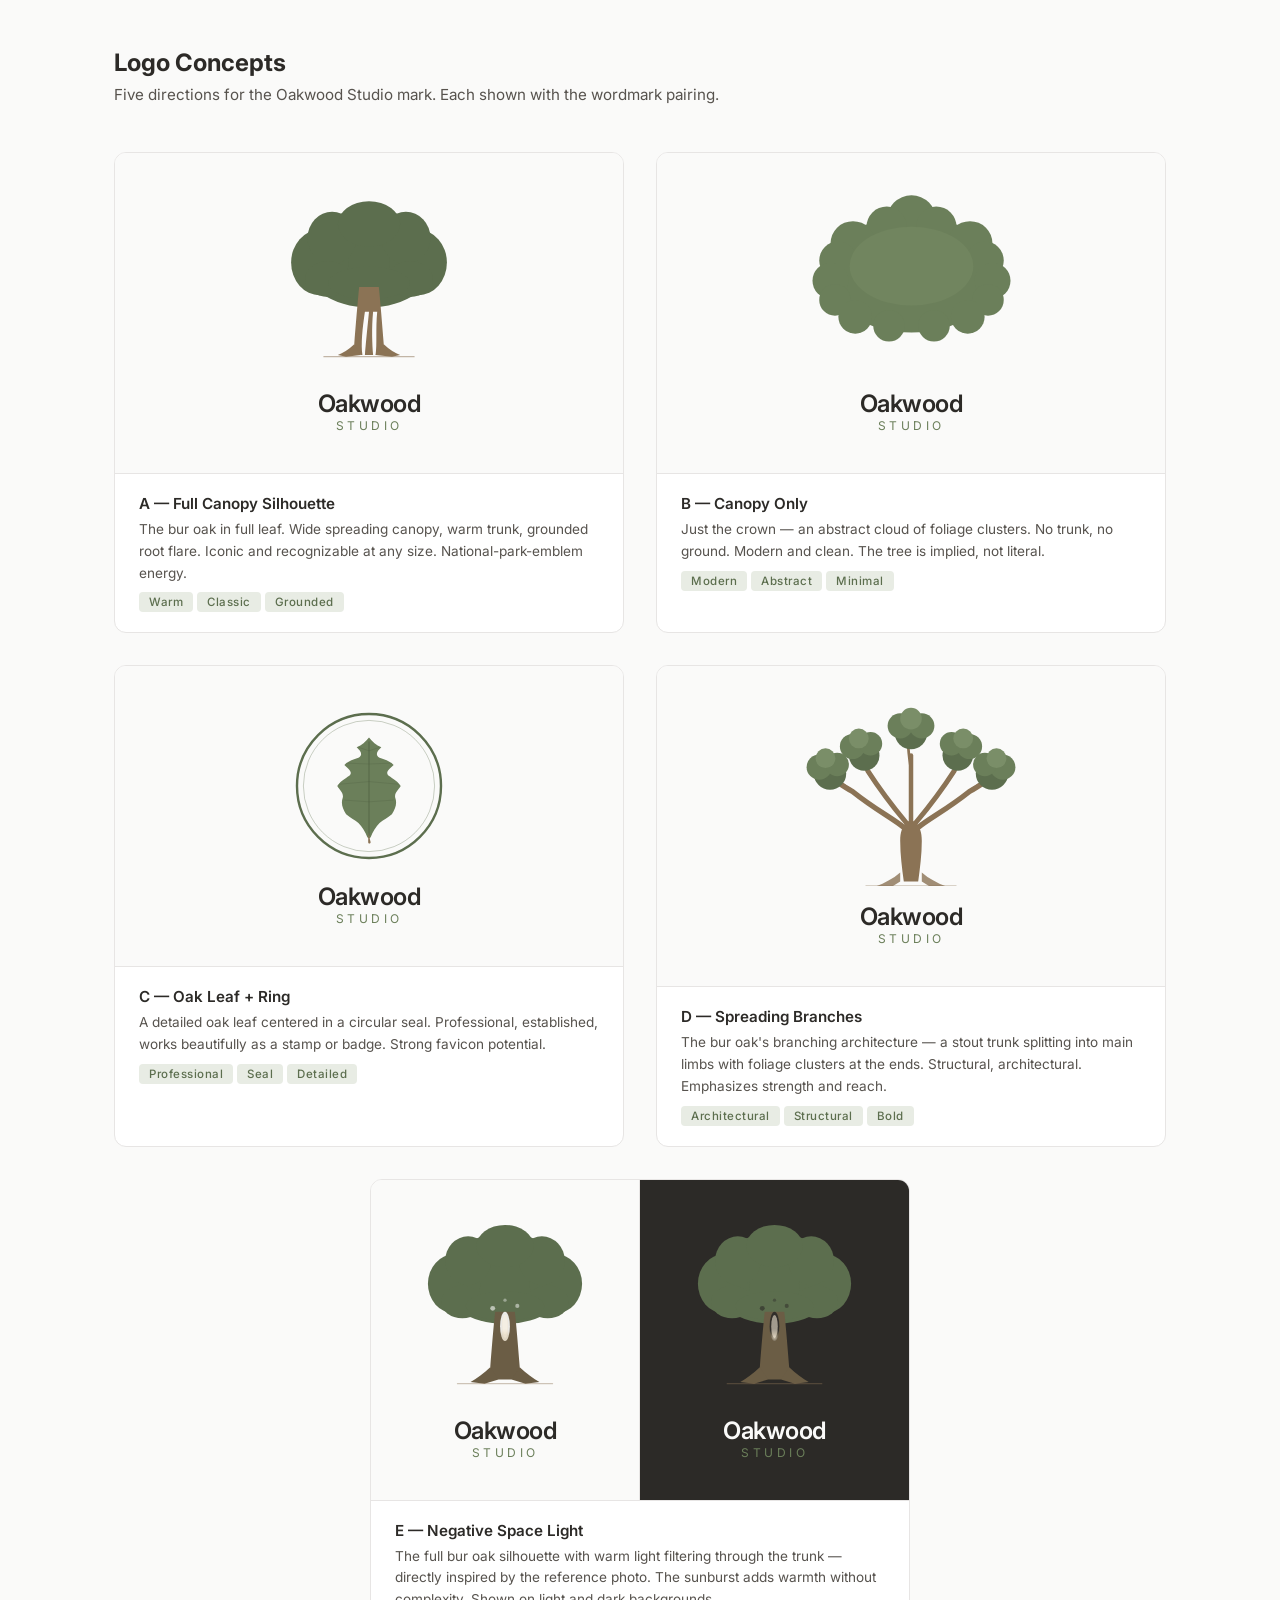
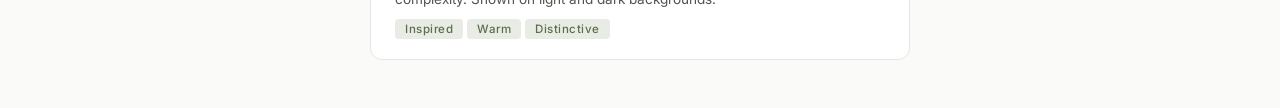
<file: concepts/index.html>
<!DOCTYPE html>
<html lang="en">
<head>
  <meta charset="UTF-8">
  <meta name="viewport" content="width=device-width, initial-scale=1.0">
  <title>Oakwood Studio — Logo Concepts</title>
  <link href="https://fonts.googleapis.com/css2?family=Inter:wght@400;500;600;700&display=swap" rel="stylesheet">
  <style>
    * { margin: 0; padding: 0; box-sizing: border-box; }
    body {
      font-family: 'Inter', sans-serif;
      background: #fafaf9;
      color: #2c2a27;
      padding: 48px 24px;
      max-width: 1100px;
      margin: 0 auto;
    }
    h1 {
      font-size: 1.5rem;
      font-weight: 700;
      margin-bottom: 8px;
    }
    .subtitle {
      color: #57534e;
      margin-bottom: 48px;
      font-size: 0.95rem;
    }
    .concepts {
      display: grid;
      grid-template-columns: 1fr 1fr;
      gap: 32px;
    }
    .concept-e-wide {
      grid-column: 1 / -1;
      max-width: 540px;
      margin: 0 auto;
    }
    .concept {
      background: #ffffff;
      border: 1px solid #e7e5e4;
      border-radius: 12px;
      overflow: hidden;
    }
    .concept-preview {
      padding: 40px;
      display: flex;
      align-items: center;
      justify-content: center;
      min-height: 260px;
      background: #fafaf9;
    }
    .concept-preview img {
      max-height: 180px;
      max-width: 100%;
    }
    .concept-preview.with-wordmark {
      flex-direction: column;
      gap: 16px;
    }
    .concept-preview .wordmark {
      text-align: center;
    }
    .concept-preview .wordmark .name {
      font-size: 1.5rem;
      font-weight: 600;
      color: #2c2a27;
      letter-spacing: -0.5px;
    }
    .concept-preview .wordmark .sub {
      font-size: 0.75rem;
      font-weight: 400;
      color: #6b7f5a;
      letter-spacing: 3.5px;
      text-transform: uppercase;
    }
    .concept-info {
      padding: 20px 24px;
      border-top: 1px solid #e7e5e4;
    }
    .concept-info h2 {
      font-size: 0.95rem;
      font-weight: 600;
      margin-bottom: 6px;
    }
    .concept-info p {
      font-size: 0.85rem;
      color: #57534e;
      line-height: 1.6;
    }
    .concept-info .tag {
      display: inline-block;
      margin-top: 8px;
      padding: 3px 10px;
      background: #e8ece4;
      color: #5c6e4e;
      font-size: 0.72rem;
      font-weight: 500;
      border-radius: 4px;
      letter-spacing: 0.5px;
    }

    /* Dark background variant preview */
    .concept-preview.dark {
      background: #2c2a27;
    }
    .concept-preview.dark .wordmark .name {
      color: #fafaf9;
    }

    .variant-row {
      display: grid;
      grid-template-columns: 1fr 1fr;
      gap: 0;
    }
    .variant-row .concept-preview {
      min-height: 200px;
    }
    .variant-row .concept-preview:first-child {
      border-right: 1px solid #e7e5e4;
    }

    @media (max-width: 640px) {
      .concepts { grid-template-columns: 1fr; }
    }
  </style>
</head>
<body>

  <h1>Logo Concepts</h1>
  <p class="subtitle">Five directions for the Oakwood Studio mark. Each shown with the wordmark pairing.</p>

  <div class="concepts">

    <!-- Concept A -->
    <div class="concept">
      <div class="concept-preview with-wordmark">
        <img src="concept-a-full-canopy.svg" alt="Concept A">
        <div class="wordmark">
          <div class="name">Oakwood</div>
          <div class="sub">Studio</div>
        </div>
      </div>
      <div class="concept-info">
        <h2>A — Full Canopy Silhouette</h2>
        <p>The bur oak in full leaf. Wide spreading canopy, warm trunk, grounded root flare. Iconic and recognizable at any size. National-park-emblem energy.</p>
        <span class="tag">Warm</span> <span class="tag">Classic</span> <span class="tag">Grounded</span>
      </div>
    </div>

    <!-- Concept B -->
    <div class="concept">
      <div class="concept-preview with-wordmark">
        <img src="concept-b-canopy-only.svg" alt="Concept B">
        <div class="wordmark">
          <div class="name">Oakwood</div>
          <div class="sub">Studio</div>
        </div>
      </div>
      <div class="concept-info">
        <h2>B — Canopy Only</h2>
        <p>Just the crown — an abstract cloud of foliage clusters. No trunk, no ground. Modern and clean. The tree is implied, not literal.</p>
        <span class="tag">Modern</span> <span class="tag">Abstract</span> <span class="tag">Minimal</span>
      </div>
    </div>

    <!-- Concept C -->
    <div class="concept">
      <div class="concept-preview with-wordmark">
        <img src="concept-c-leaf-ring.svg" alt="Concept C" style="max-height: 160px;">
        <div class="wordmark">
          <div class="name">Oakwood</div>
          <div class="sub">Studio</div>
        </div>
      </div>
      <div class="concept-info">
        <h2>C — Oak Leaf + Ring</h2>
        <p>A detailed oak leaf centered in a circular seal. Professional, established, works beautifully as a stamp or badge. Strong favicon potential.</p>
        <span class="tag">Professional</span> <span class="tag">Seal</span> <span class="tag">Detailed</span>
      </div>
    </div>

    <!-- Concept D -->
    <div class="concept">
      <div class="concept-preview with-wordmark">
        <img src="concept-d-spreading-branches.svg" alt="Concept D">
        <div class="wordmark">
          <div class="name">Oakwood</div>
          <div class="sub">Studio</div>
        </div>
      </div>
      <div class="concept-info">
        <h2>D — Spreading Branches</h2>
        <p>The bur oak's branching architecture — a stout trunk splitting into main limbs with foliage clusters at the ends. Structural, architectural. Emphasizes strength and reach.</p>
        <span class="tag">Architectural</span> <span class="tag">Structural</span> <span class="tag">Bold</span>
      </div>
    </div>

    <!-- Concept E -->
    <div class="concept concept-e-wide">
      <div class="variant-row">
        <div class="concept-preview with-wordmark">
          <img src="concept-e-negative-space.svg" alt="Concept E — Light">
          <div class="wordmark">
            <div class="name">Oakwood</div>
            <div class="sub">Studio</div>
          </div>
        </div>
        <div class="concept-preview with-wordmark dark">
          <img src="concept-e-negative-space.svg" alt="Concept E — Dark">
          <div class="wordmark">
            <div class="name">Oakwood</div>
            <div class="sub">Studio</div>
          </div>
        </div>
      </div>
      <div class="concept-info">
        <h2>E — Negative Space Light</h2>
        <p>The full bur oak silhouette with warm light filtering through the trunk — directly inspired by the reference photo. The sunburst adds warmth without complexity. Shown on light and dark backgrounds.</p>
        <span class="tag">Inspired</span> <span class="tag">Warm</span> <span class="tag">Distinctive</span>
      </div>
    </div>

  </div>

</body>
</html>
</file>
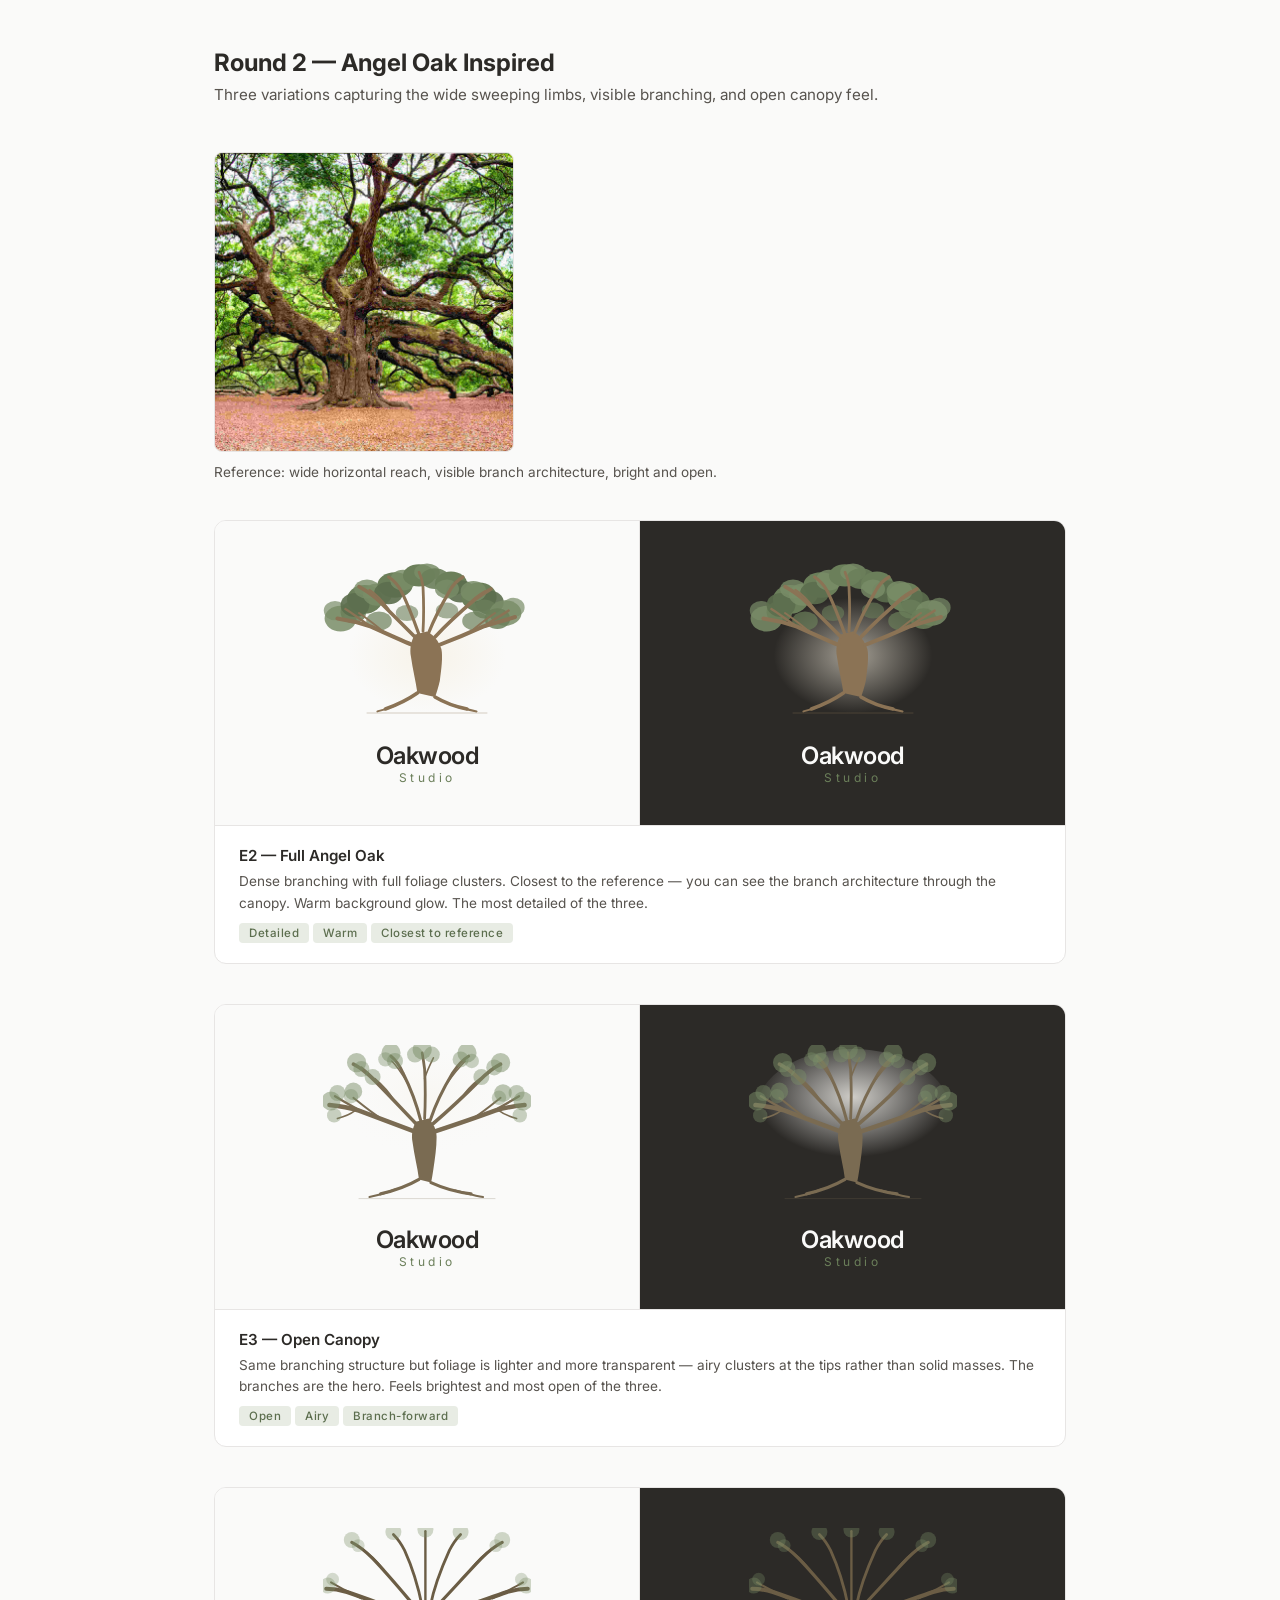
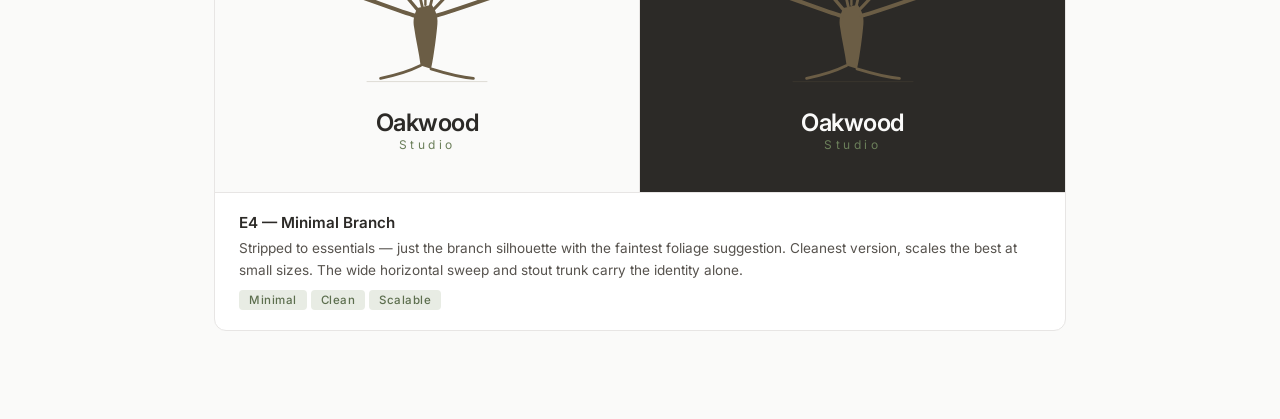
<file: concepts/round2.html>
<!DOCTYPE html>
<html lang="en">
<head>
  <meta charset="UTF-8">
  <meta name="viewport" content="width=device-width, initial-scale=1.0">
  <title>Oakwood Studio — Logo Round 2</title>
  <link href="https://fonts.googleapis.com/css2?family=Inter:wght@400;500;600;700&display=swap" rel="stylesheet">
  <style>
    * { margin: 0; padding: 0; box-sizing: border-box; }
    body {
      font-family: 'Inter', sans-serif;
      background: #fafaf9;
      color: #2c2a27;
      padding: 48px 24px;
      max-width: 900px;
      margin: 0 auto;
    }
    h1 { font-size: 1.5rem; font-weight: 700; margin-bottom: 8px; }
    .subtitle { color: #57534e; margin-bottom: 48px; font-size: 0.95rem; }
    .concept {
      background: #fff;
      border: 1px solid #e7e5e4;
      border-radius: 12px;
      overflow: hidden;
      margin-bottom: 40px;
    }
    .variant-row {
      display: grid;
      grid-template-columns: 1fr 1fr;
    }
    .concept-preview {
      padding: 40px 32px;
      display: flex;
      flex-direction: column;
      align-items: center;
      justify-content: center;
      min-height: 280px;
      background: #fafaf9;
    }
    .concept-preview.dark {
      background: #2c2a27;
    }
    .concept-preview img {
      max-height: 160px;
      max-width: 100%;
      margin-bottom: 20px;
    }
    .wordmark { text-align: center; }
    .wordmark .name {
      font-size: 1.5rem;
      font-weight: 600;
      color: #2c2a27;
      letter-spacing: -0.5px;
    }
    .dark .wordmark .name { color: #fafaf9; }
    .wordmark .sub {
      font-size: 0.75rem;
      font-weight: 400;
      color: #6b7f5a;
      letter-spacing: 3.5px;
    }
    .concept-info {
      padding: 20px 24px;
      border-top: 1px solid #e7e5e4;
    }
    .concept-info h2 { font-size: 0.95rem; font-weight: 600; margin-bottom: 6px; }
    .concept-info p { font-size: 0.85rem; color: #57534e; line-height: 1.6; }
    .tag {
      display: inline-block;
      margin-top: 8px;
      padding: 3px 10px;
      background: #e8ece4;
      color: #5c6e4e;
      font-size: 0.72rem;
      font-weight: 500;
      border-radius: 4px;
      letter-spacing: 0.5px;
      margin-right: 4px;
    }
    .variant-row .concept-preview:first-child {
      border-right: 1px solid #e7e5e4;
    }
    .ref { margin-bottom: 40px; }
    .ref img { max-width: 300px; border-radius: 8px; border: 1px solid #e7e5e4; }
    .ref p { font-size: 0.85rem; color: #57534e; margin-top: 8px; }
    @media (max-width: 640px) {
      .variant-row { grid-template-columns: 1fr; }
    }
  </style>
</head>
<body>

  <h1>Round 2 — Angel Oak Inspired</h1>
  <p class="subtitle">Three variations capturing the wide sweeping limbs, visible branching, and open canopy feel.</p>

  <div class="ref">
    <img src="reference-oak.jpg" alt="Reference — Angel Oak">
    <p>Reference: wide horizontal reach, visible branch architecture, bright and open.</p>
  </div>

  <!-- E2 -->
  <div class="concept">
    <div class="variant-row">
      <div class="concept-preview">
        <img src="concept-e2-angel-oak.svg" alt="E2 Light">
        <div class="wordmark">
          <div class="name">Oakwood</div>
          <div class="sub">Studio</div>
        </div>
      </div>
      <div class="concept-preview dark">
        <img src="concept-e2-angel-oak.svg" alt="E2 Dark">
        <div class="wordmark">
          <div class="name">Oakwood</div>
          <div class="sub">Studio</div>
        </div>
      </div>
    </div>
    <div class="concept-info">
      <h2>E2 — Full Angel Oak</h2>
      <p>Dense branching with full foliage clusters. Closest to the reference — you can see the branch architecture through the canopy. Warm background glow. The most detailed of the three.</p>
      <span class="tag">Detailed</span><span class="tag">Warm</span><span class="tag">Closest to reference</span>
    </div>
  </div>

  <!-- E3 -->
  <div class="concept">
    <div class="variant-row">
      <div class="concept-preview">
        <img src="concept-e3-open-canopy.svg" alt="E3 Light">
        <div class="wordmark">
          <div class="name">Oakwood</div>
          <div class="sub">Studio</div>
        </div>
      </div>
      <div class="concept-preview dark">
        <img src="concept-e3-open-canopy.svg" alt="E3 Dark">
        <div class="wordmark">
          <div class="name">Oakwood</div>
          <div class="sub">Studio</div>
        </div>
      </div>
    </div>
    <div class="concept-info">
      <h2>E3 — Open Canopy</h2>
      <p>Same branching structure but foliage is lighter and more transparent — airy clusters at the tips rather than solid masses. The branches are the hero. Feels brightest and most open of the three.</p>
      <span class="tag">Open</span><span class="tag">Airy</span><span class="tag">Branch-forward</span>
    </div>
  </div>

  <!-- E4 -->
  <div class="concept">
    <div class="variant-row">
      <div class="concept-preview">
        <img src="concept-e4-minimal-branch.svg" alt="E4 Light">
        <div class="wordmark">
          <div class="name">Oakwood</div>
          <div class="sub">Studio</div>
        </div>
      </div>
      <div class="concept-preview dark">
        <img src="concept-e4-minimal-branch.svg" alt="E4 Dark">
        <div class="wordmark">
          <div class="name">Oakwood</div>
          <div class="sub">Studio</div>
        </div>
      </div>
    </div>
    <div class="concept-info">
      <h2>E4 — Minimal Branch</h2>
      <p>Stripped to essentials — just the branch silhouette with the faintest foliage suggestion. Cleanest version, scales the best at small sizes. The wide horizontal sweep and stout trunk carry the identity alone.</p>
      <span class="tag">Minimal</span><span class="tag">Clean</span><span class="tag">Scalable</span>
    </div>
  </div>

</body>
</html>
</file>
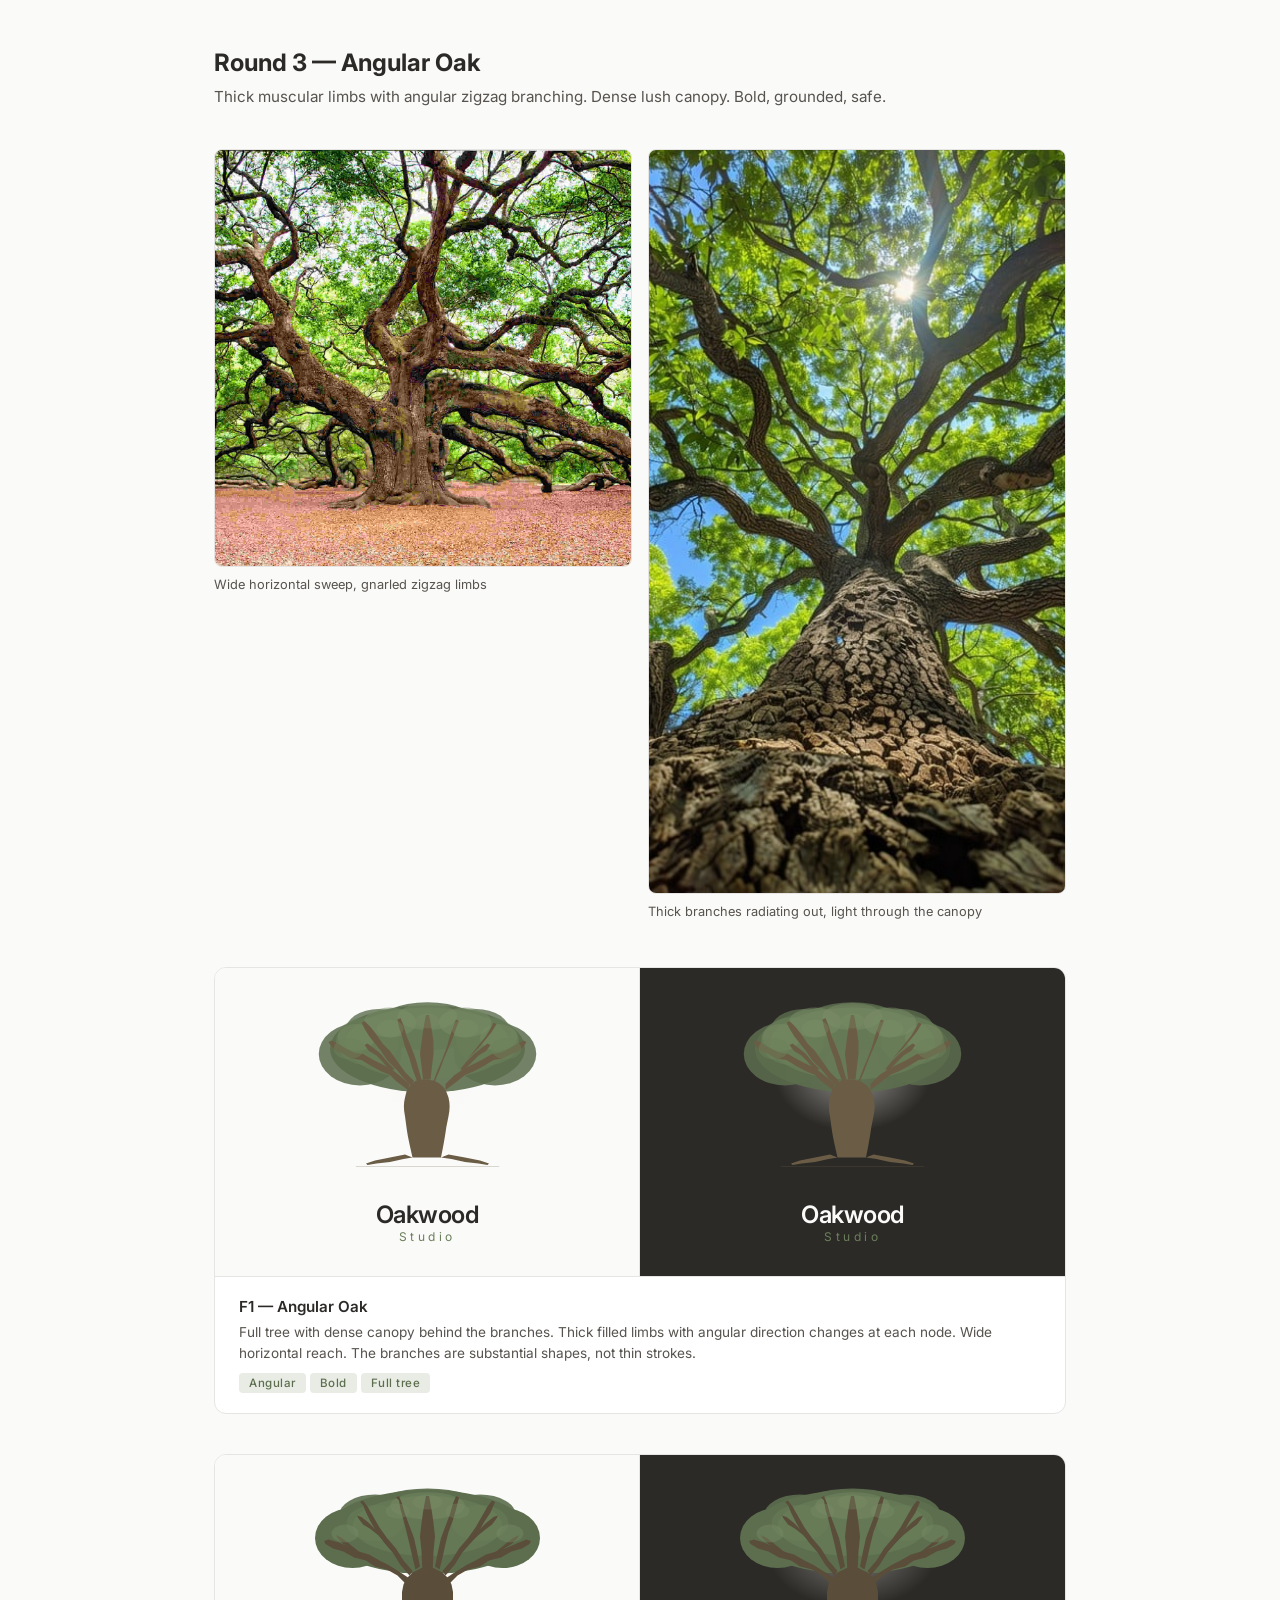
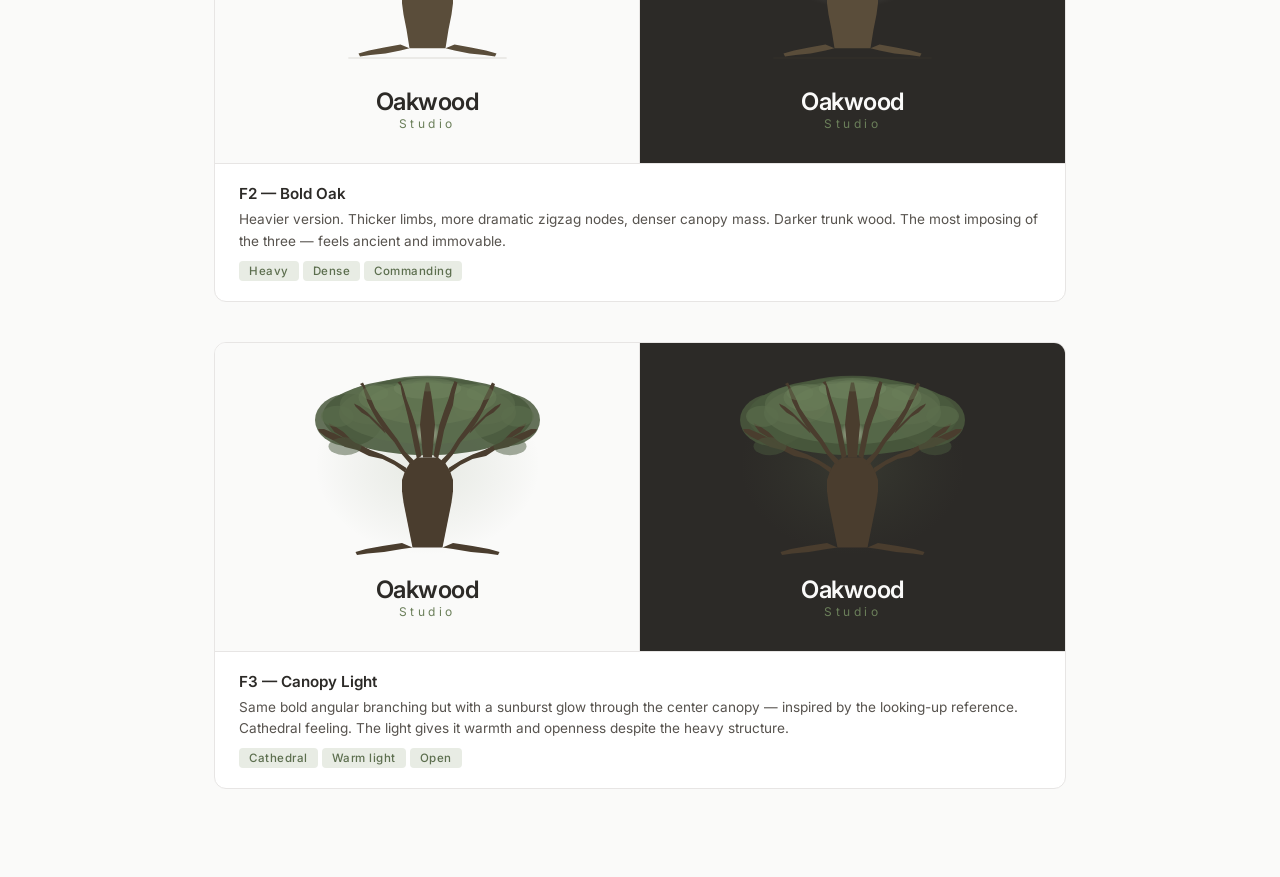
<file: concepts/round3.html>
<!DOCTYPE html>
<html lang="en">
<head>
  <meta charset="UTF-8">
  <meta name="viewport" content="width=device-width, initial-scale=1.0">
  <title>Oakwood Studio — Logo Round 3</title>
  <link href="https://fonts.googleapis.com/css2?family=Inter:wght@400;500;600;700&display=swap" rel="stylesheet">
  <style>
    * { margin: 0; padding: 0; box-sizing: border-box; }
    body {
      font-family: 'Inter', sans-serif;
      background: #fafaf9;
      color: #2c2a27;
      padding: 48px 24px;
      max-width: 900px;
      margin: 0 auto;
    }
    h1 { font-size: 1.5rem; font-weight: 700; margin-bottom: 8px; }
    .subtitle { color: #57534e; margin-bottom: 40px; font-size: 0.95rem; line-height: 1.6; }
    .refs {
      display: grid;
      grid-template-columns: 1fr 1fr;
      gap: 16px;
      margin-bottom: 48px;
    }
    .refs img { width: 100%; border-radius: 8px; border: 1px solid #e7e5e4; }
    .refs p { font-size: 0.8rem; color: #57534e; margin-top: 6px; }
    .concept {
      background: #fff;
      border: 1px solid #e7e5e4;
      border-radius: 12px;
      overflow: hidden;
      margin-bottom: 40px;
    }
    .variant-row {
      display: grid;
      grid-template-columns: 1fr 1fr;
    }
    .concept-preview {
      padding: 32px 24px;
      display: flex;
      flex-direction: column;
      align-items: center;
      justify-content: center;
      min-height: 300px;
      background: #fafaf9;
    }
    .concept-preview.dark { background: #2c2a27; }
    .concept-preview img {
      max-height: 180px;
      max-width: 100%;
      margin-bottom: 20px;
    }
    .wordmark { text-align: center; }
    .wordmark .name {
      font-size: 1.5rem;
      font-weight: 600;
      color: #2c2a27;
      letter-spacing: -0.5px;
    }
    .dark .wordmark .name { color: #fafaf9; }
    .wordmark .sub {
      font-size: 0.75rem;
      font-weight: 400;
      color: #6b7f5a;
      letter-spacing: 3.5px;
    }
    .concept-info {
      padding: 20px 24px;
      border-top: 1px solid #e7e5e4;
    }
    .concept-info h2 { font-size: 0.95rem; font-weight: 600; margin-bottom: 6px; }
    .concept-info p { font-size: 0.85rem; color: #57534e; line-height: 1.6; }
    .tag {
      display: inline-block;
      margin-top: 8px;
      padding: 3px 10px;
      background: #e8ece4;
      color: #5c6e4e;
      font-size: 0.72rem;
      font-weight: 500;
      border-radius: 4px;
      letter-spacing: 0.5px;
      margin-right: 4px;
    }
    .variant-row .concept-preview:first-child {
      border-right: 1px solid #e7e5e4;
    }
    @media (max-width: 640px) {
      .variant-row, .refs { grid-template-columns: 1fr; }
    }
  </style>
</head>
<body>

  <h1>Round 3 — Angular Oak</h1>
  <p class="subtitle">Thick muscular limbs with angular zigzag branching. Dense lush canopy. Bold, grounded, safe.</p>

  <div class="refs">
    <div>
      <img src="reference-oak.jpg" alt="Reference 1 — Angel Oak">
      <p>Wide horizontal sweep, gnarled zigzag limbs</p>
    </div>
    <div>
      <img src="reference-oak2.jpg" alt="Reference 2 — Looking up through canopy">
      <p>Thick branches radiating out, light through the canopy</p>
    </div>
  </div>

  <!-- F1 -->
  <div class="concept">
    <div class="variant-row">
      <div class="concept-preview">
        <img src="concept-f1-angular-oak.svg" alt="F1 Light">
        <div class="wordmark">
          <div class="name">Oakwood</div>
          <div class="sub">Studio</div>
        </div>
      </div>
      <div class="concept-preview dark">
        <img src="concept-f1-angular-oak.svg" alt="F1 Dark">
        <div class="wordmark">
          <div class="name">Oakwood</div>
          <div class="sub">Studio</div>
        </div>
      </div>
    </div>
    <div class="concept-info">
      <h2>F1 — Angular Oak</h2>
      <p>Full tree with dense canopy behind the branches. Thick filled limbs with angular direction changes at each node. Wide horizontal reach. The branches are substantial shapes, not thin strokes.</p>
      <span class="tag">Angular</span><span class="tag">Bold</span><span class="tag">Full tree</span>
    </div>
  </div>

  <!-- F2 -->
  <div class="concept">
    <div class="variant-row">
      <div class="concept-preview">
        <img src="concept-f2-bold-oak.svg" alt="F2 Light">
        <div class="wordmark">
          <div class="name">Oakwood</div>
          <div class="sub">Studio</div>
        </div>
      </div>
      <div class="concept-preview dark">
        <img src="concept-f2-bold-oak.svg" alt="F2 Dark">
        <div class="wordmark">
          <div class="name">Oakwood</div>
          <div class="sub">Studio</div>
        </div>
      </div>
    </div>
    <div class="concept-info">
      <h2>F2 — Bold Oak</h2>
      <p>Heavier version. Thicker limbs, more dramatic zigzag nodes, denser canopy mass. Darker trunk wood. The most imposing of the three — feels ancient and immovable.</p>
      <span class="tag">Heavy</span><span class="tag">Dense</span><span class="tag">Commanding</span>
    </div>
  </div>

  <!-- F3 -->
  <div class="concept">
    <div class="variant-row">
      <div class="concept-preview">
        <img src="concept-f3-canopy-light.svg" alt="F3 Light">
        <div class="wordmark">
          <div class="name">Oakwood</div>
          <div class="sub">Studio</div>
        </div>
      </div>
      <div class="concept-preview dark">
        <img src="concept-f3-canopy-light.svg" alt="F3 Dark">
        <div class="wordmark">
          <div class="name">Oakwood</div>
          <div class="sub">Studio</div>
        </div>
      </div>
    </div>
    <div class="concept-info">
      <h2>F3 — Canopy Light</h2>
      <p>Same bold angular branching but with a sunburst glow through the center canopy — inspired by the looking-up reference. Cathedral feeling. The light gives it warmth and openness despite the heavy structure.</p>
      <span class="tag">Cathedral</span><span class="tag">Warm light</span><span class="tag">Open</span>
    </div>
  </div>

</body>
</html>
</file>
